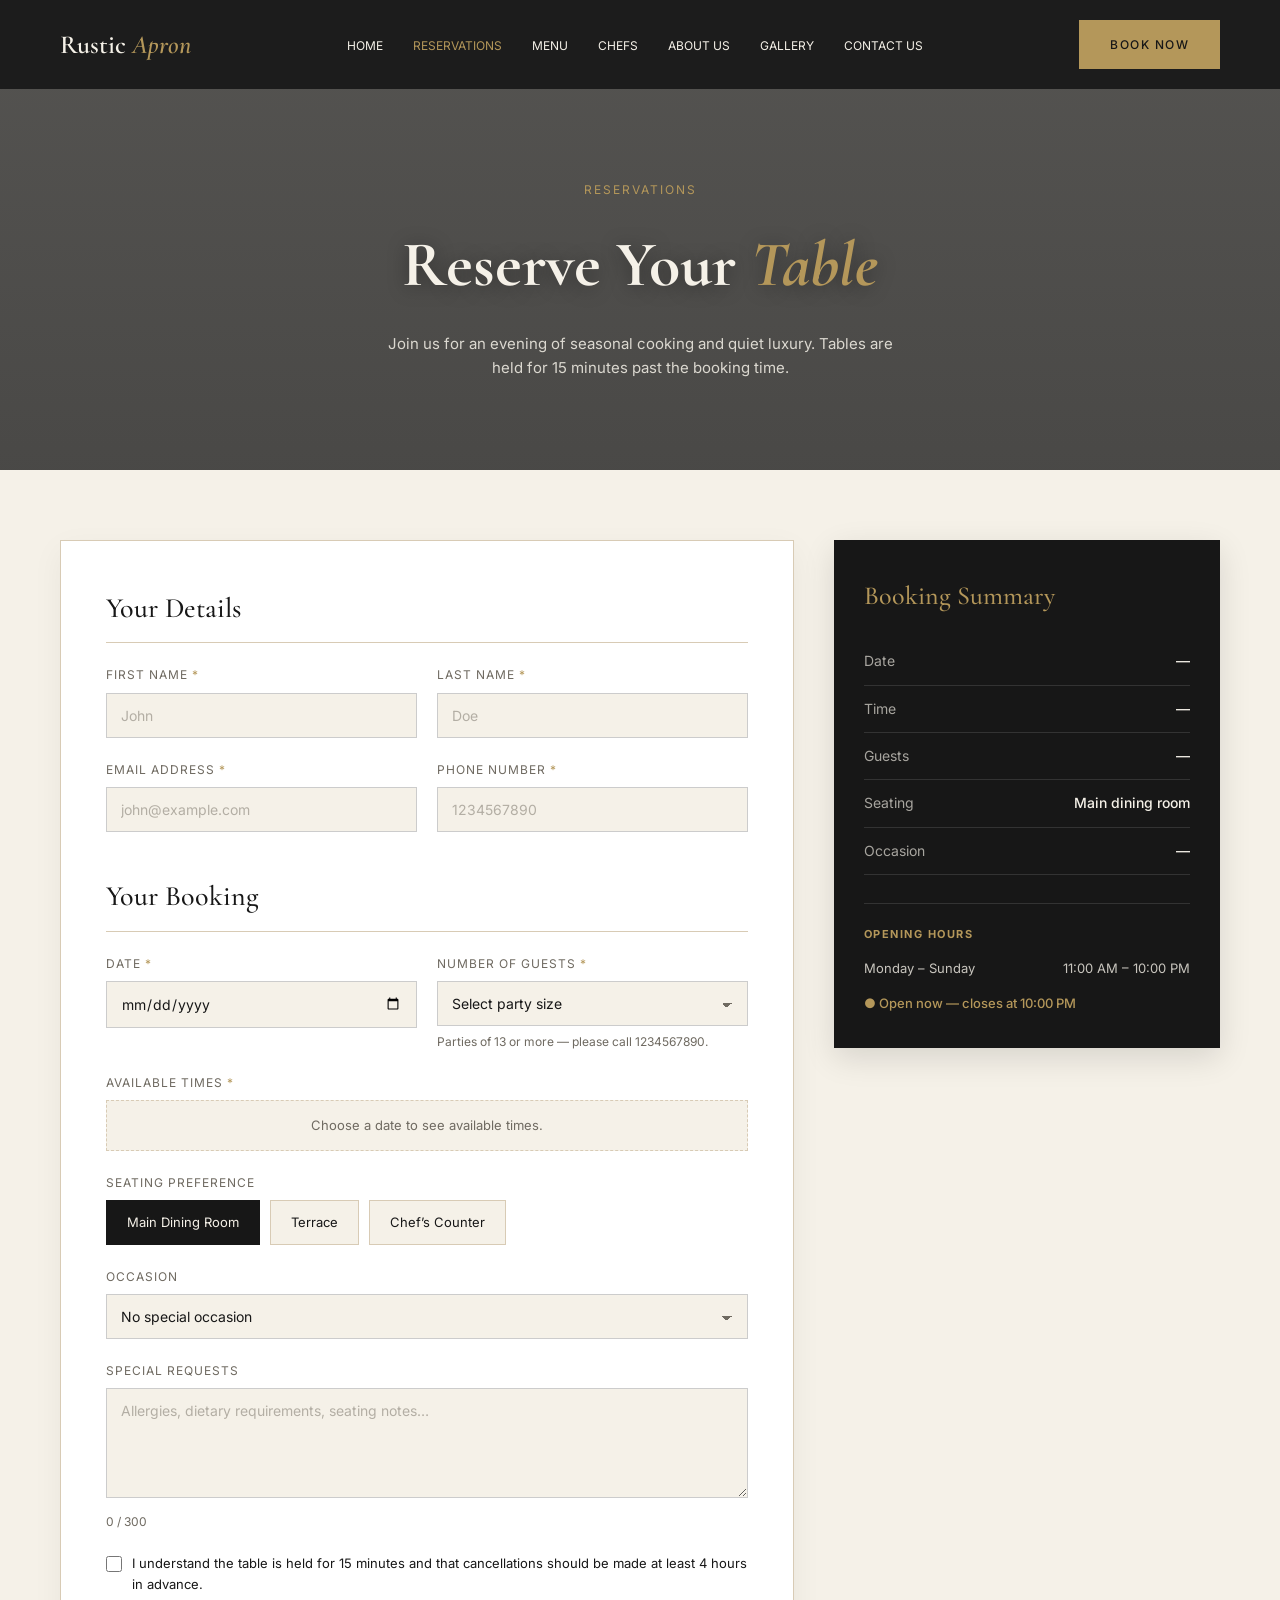
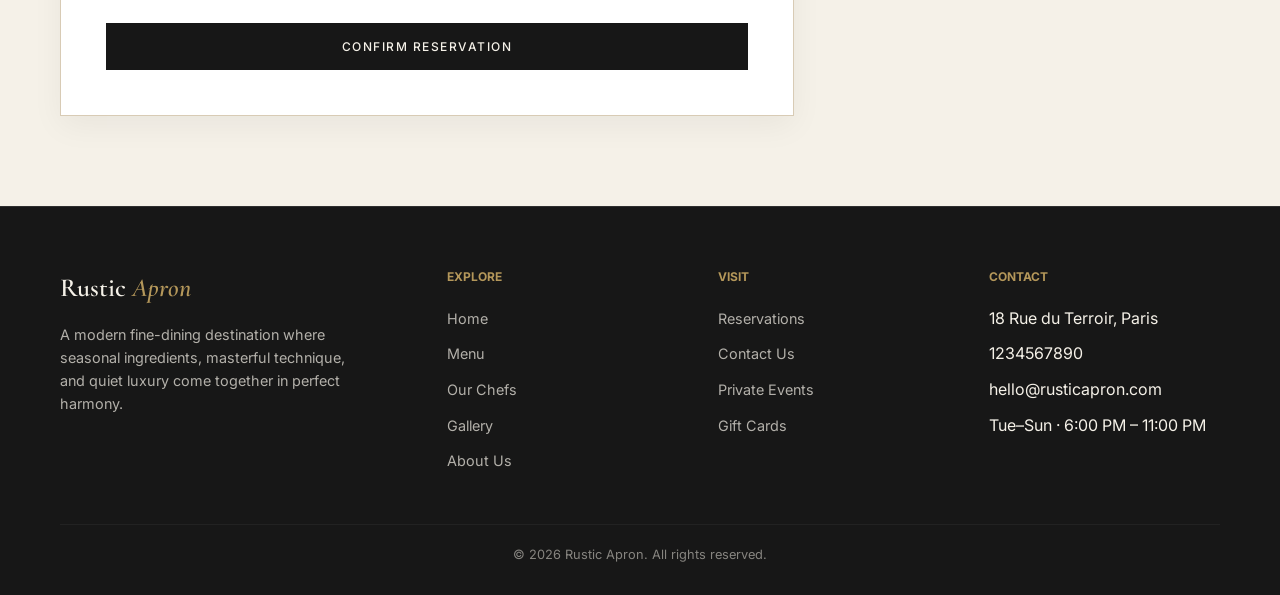
<file: reservations.html>
<!DOCTYPE html>
<html lang="en">
<head>
  <meta charset="UTF-8">
  <meta name="viewport" content="width=device-width, initial-scale=1.0">
  <title>Reservations — Rustic Apron</title>

  <link href="https://fonts.googleapis.com/css2?family=Cormorant+Garamond:ital,wght@0,400;0,500;0,600;1,400&family=Inter:wght@300;400;500;600&display=swap" rel="stylesheet">

  <link rel="stylesheet" href="reservations.css">
</head>

<body>

  <nav id="navbar">
    <div class="container nav-inner">

      <a href="index.html" class="logo">
        Rustic <span>Apron</span>
      </a>

      <ul class="nav-links">
        <li><a href="index.html">Home</a></li>
        <li><a href="reservations.html" class="active">Reservations</a></li>
        <li><a href="menu.html">Menu</a></li>
        <li><a href="chefs.html">Chefs</a></li>
        <li><a href="about.html">About Us</a></li>
        <li><a href="gallery.html">Gallery</a></li>
        <li><a href="contact/contact.html">Contact Us</a></li>
      </ul>

      <a href="#booking" class="btn btn-primary nav-cta-desktop">
        Book Now
      </a>

      <button class="hamburger" id="hamburger" aria-label="Open menu">☰</button>

    </div>
  </nav>

  <div class="mobile-menu" id="mobileMenu">
    <a href="index.html">Home</a>
    <a href="reservations.html">Reservations</a>
    <a href="menu.html">Menu</a>
    <a href="chefs.html">Chefs</a>
    <a href="about.html">About Us</a>
    <a href="gallery.html">Gallery</a>
    <a href="contact/contact.html">Contact Us</a>
  </div>

  <header class="reserve-hero">

    <div class="container">

      <span class="eyebrow">Reservations</span>

      <h1>Reserve Your <em>Table</em></h1>

      <p class="hero-text">
        Join us for an evening of seasonal cooking and quiet luxury.
        Tables are held for 15 minutes past the booking time.
      </p>

    </div>

  </header>

  <main>

    <section class="booking-section" id="booking">

      <div class="container booking-layout">

        <!-- Booking Form -->

        <div class="booking-form-wrap">

          <form id="reservationForm" novalidate>

            <h2 class="form-title">Your Details</h2>

            <div class="form-row">

              <div class="form-group">
                <label for="firstName">First Name <span class="req">*</span></label>
                <input type="text" id="firstName" name="firstName" placeholder="John"
                       autocomplete="given-name" aria-describedby="firstNameError">
                <div class="error-text" id="firstNameError"></div>
              </div>

              <div class="form-group">
                <label for="lastName">Last Name <span class="req">*</span></label>
                <input type="text" id="lastName" name="lastName" placeholder="Doe"
                       autocomplete="family-name" aria-describedby="lastNameError">
                <div class="error-text" id="lastNameError"></div>
              </div>

            </div>

            <div class="form-row">

              <div class="form-group">
                <label for="email">Email Address <span class="req">*</span></label>
                <input type="email" id="email" name="email" placeholder="john@example.com"
                       autocomplete="email" aria-describedby="emailError">
                <div class="error-text" id="emailError"></div>
              </div>

              <div class="form-group">
                <label for="phone">Phone Number <span class="req">*</span></label>
                <input type="tel" id="phone" name="phone" placeholder="1234567890"
                       autocomplete="tel" aria-describedby="phoneError">
                <div class="error-text" id="phoneError"></div>
              </div>

            </div>

            <h2 class="form-title">Your Booking</h2>

            <div class="form-row">

              <div class="form-group">
                <label for="date">Date <span class="req">*</span></label>
                <input type="date" id="date" name="date" aria-describedby="dateError">
                <div class="error-text" id="dateError"></div>
              </div>

              <div class="form-group">
                <label for="guests">Number of Guests <span class="req">*</span></label>
                <select id="guests" name="guests" aria-describedby="guestsError">
                  <option value="">Select party size</option>
                  <option value="1">1 guest</option>
                  <option value="2">2 guests</option>
                  <option value="3">3 guests</option>
                  <option value="4">4 guests</option>
                  <option value="5">5 guests</option>
                  <option value="6">6 guests</option>
                  <option value="7">7 guests</option>
                  <option value="8">8 guests</option>
                  <option value="9">9 guests</option>
                  <option value="10">10 guests</option>
                  <option value="11">11 guests</option>
                  <option value="12">12 guests</option>
                </select>
                <div class="error-text" id="guestsError"></div>
                <p class="field-hint">
                  Parties of 13 or more — please call 1234567890.
                </p>
              </div>

            </div>

            <div class="form-group">

              <label id="timeLabel">Available Times <span class="req">*</span></label>

              <div class="slot-grid" id="slotGrid" role="group" aria-labelledby="timeLabel">
                <p class="slot-placeholder">Choose a date to see available times.</p>
              </div>

              <input type="hidden" id="time" name="time">
              <div class="error-text" id="timeError"></div>

            </div>

            <div class="form-group">

              <label>Seating Preference</label>

              <div class="radio-row">

                <label class="radio-pill">
                  <input type="radio" name="seating" value="Main dining room" checked>
                  <span>Main Dining Room</span>
                </label>

                <label class="radio-pill">
                  <input type="radio" name="seating" value="Terrace">
                  <span>Terrace</span>
                </label>

                <label class="radio-pill">
                  <input type="radio" name="seating" value="Chef&rsquo;s counter">
                  <span>Chef&rsquo;s Counter</span>
                </label>

              </div>

            </div>

            <div class="form-group">
              <label for="occasion">Occasion</label>
              <select id="occasion" name="occasion">
                <option value="">No special occasion</option>
                <option value="Birthday">Birthday</option>
                <option value="Anniversary">Anniversary</option>
                <option value="Business dinner">Business Dinner</option>
                <option value="Celebration">Celebration</option>
              </select>
            </div>

            <div class="form-group">
              <label for="requests">Special Requests</label>
              <textarea id="requests" name="requests" rows="4"
                        placeholder="Allergies, dietary requirements, seating notes…"
                        aria-describedby="requestsError"></textarea>
              <div class="form-meta">
                <div class="error-text" id="requestsError"></div>
                <span class="char-count" id="charCount">0 / 300</span>
              </div>
            </div>

            <div class="form-group checkbox-group">
              <label class="checkbox-label">
                <input type="checkbox" id="terms" name="terms" aria-describedby="termsError">
                <span>
                  I understand the table is held for 15 minutes and that
                  cancellations should be made at least 4 hours in advance.
                </span>
              </label>
              <div class="error-text" id="termsError"></div>
            </div>

            <button type="submit" class="submit-btn">
              Confirm Reservation
            </button>

          </form>

          <!-- Confirmation -->

          <div class="confirmation" id="confirmation" role="status">

            <span class="confirm-mark">&#10003;</span>

            <h2>Table Reserved</h2>

            <p class="confirm-lead" id="confirmLead"></p>

            <div class="confirm-ref">
              Booking Reference
              <strong id="bookingRef"></strong>
            </div>

            <ul class="confirm-list" id="confirmList"></ul>

            <p class="confirm-note">
              A confirmation email is on its way. Need to change something?
              Call us on 1234567890.
            </p>

            <button type="button" class="btn-outline" id="newBooking">
              Make Another Booking
            </button>

          </div>

        </div>

        <!-- Live Summary -->

        <aside class="summary-card" id="summaryCard">

          <h3>Booking Summary</h3>

          <div class="summary-row">
            <span>Date</span>
            <strong id="sumDate">&mdash;</strong>
          </div>

          <div class="summary-row">
            <span>Time</span>
            <strong id="sumTime">&mdash;</strong>
          </div>

          <div class="summary-row">
            <span>Guests</span>
            <strong id="sumGuests">&mdash;</strong>
          </div>

          <div class="summary-row">
            <span>Seating</span>
            <strong id="sumSeating">Main dining room</strong>
          </div>

          <div class="summary-row">
            <span>Occasion</span>
            <strong id="sumOccasion">&mdash;</strong>
          </div>

          <div class="summary-hours">

            <h4>Opening Hours</h4>

            <div class="hours-row">
              <span>Monday &ndash; Sunday</span>
              <span>11:00 AM &ndash; 10:00 PM</span>
            </div>

            <p id="openStatus"></p>

          </div>

        </aside>

      </div>

    </section>

  </main>

  <footer>

    <div class="container">

      <div class="footer-grid">

        <div class="footer-brand">

          <a href="index.html" class="logo">
            Rustic <span>Apron</span>
          </a>

          <p>
            A modern fine-dining destination where seasonal ingredients,
            masterful technique, and quiet luxury come together in perfect
            harmony.
          </p>

        </div>

        <div class="footer-col">

          <h4>Explore</h4>

          <ul>
            <li><a href="index.html">Home</a></li>
            <li><a href="menu.html">Menu</a></li>
            <li><a href="chefs.html">Our Chefs</a></li>
            <li><a href="gallery.html">Gallery</a></li>
            <li><a href="about.html">About Us</a></li>
          </ul>

        </div>

        <div class="footer-col">

          <h4>Visit</h4>

          <ul>
            <li><a href="reservations.html">Reservations</a></li>
            <li><a href="contact/contact.html">Contact Us</a></li>
            <li><a href="#">Private Events</a></li>
            <li><a href="#">Gift Cards</a></li>
          </ul>

        </div>

        <div class="footer-col">

          <h4>Contact</h4>

          <ul>
            <li>18 Rue du Terroir, Paris</li>
            <li>1234567890</li>
            <li>hello@rusticapron.com</li>
            <li>Tue&ndash;Sun &middot; 6:00 PM &ndash; 11:00 PM</li>
          </ul>

        </div>

      </div>

      <div class="footer-bottom">
        &copy; <span id="year"></span> Rustic Apron. All rights reserved.
      </div>

    </div>

  </footer>

  <script src="reservations.js"></script>

</body>
</html>
</file>
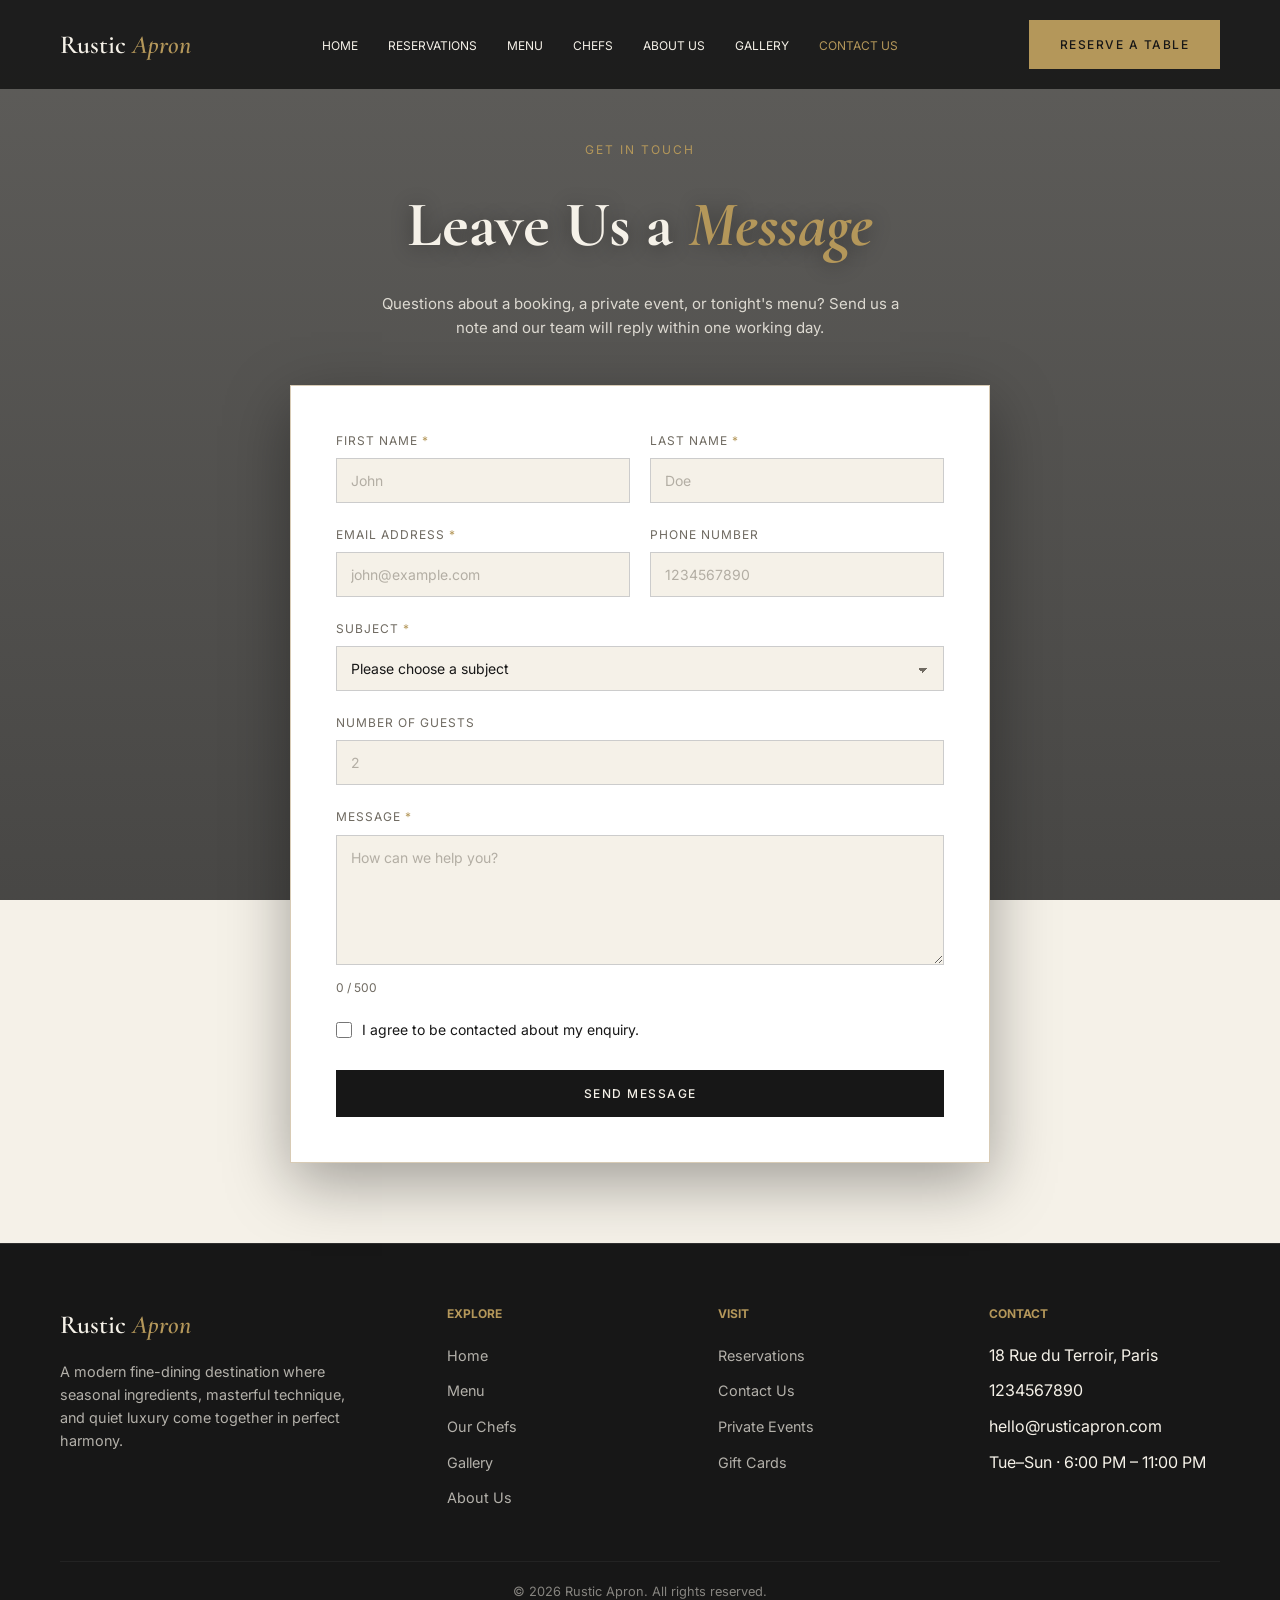
<file: contact/contact.html>
<!DOCTYPE html>
<html lang="en">
<head>
  <meta charset="UTF-8">
  <meta name="viewport" content="width=device-width, initial-scale=1.0">
  <title>Contact Us — Rustic Apron</title>

  <link href="https://fonts.googleapis.com/css2?family=Cormorant+Garamond:ital,wght@0,400;0,500;0,600;1,400&family=Inter:wght@300;400;500;600&display=swap" rel="stylesheet">

  <link rel="stylesheet" href="style.css">
</head>

<body>

  <nav id="navbar">
    <div class="container nav-inner">

      <a href="../index.html" class="logo">
        Rustic <span>Apron</span>
      </a>

      <ul class="nav-links">
        <li><a href="../index.html">Home</a></li>
        <li><a href="../reservations.html">Reservations</a></li>
        <li><a href="../menu.html">Menu</a></li>
        <li><a href="../chefs.html">Chefs</a></li>
        <li><a href="../about.html">About Us</a></li>
        <li><a href="../gallery.html">Gallery</a></li>
        <li><a href="contact.html" class="active">Contact Us</a></li>
      </ul>

      <a href="../reservations.html" class="btn btn-primary nav-cta-desktop">
        Reserve a Table
      </a>

      <button class="hamburger" id="hamburger" aria-label="Open menu">☰</button>

    </div>
  </nav>

  <div class="mobile-menu" id="mobileMenu">
    <a href="../index.html">Home</a>
    <a href="../reservations.html">Reservations</a>
    <a href="../menu.html">Menu</a>
    <a href="../chefs.html">Chefs</a>
    <a href="../about.html">About Us</a>
    <a href="../gallery.html">Gallery</a>
    <a href="contact.html">Contact Us</a>
  </div>

  <main>

    <section class="contact-section">

      <div class="container">

        <span class="eyebrow">Get in Touch</span>

        <h1>Leave Us a <em>Message</em></h1>

        <p class="section-intro">
          Questions about a booking, a private event, or tonight's menu?
          Send us a note and our team will reply within one working day.
        </p>

        <div class="contact-form">

          <div class="success-msg" id="successMsg" role="status">
            Thank you! Your message has been sent successfully.
          </div>

          <form id="contactForm" novalidate>

            <div class="form-row">

              <div class="form-group">
                <label for="firstName">First Name <span class="req">*</span></label>
                <input type="text" id="firstName" name="firstName" placeholder="John"
                       autocomplete="given-name" aria-describedby="firstNameError">
                <div class="error-text" id="firstNameError"></div>
              </div>

              <div class="form-group">
                <label for="lastName">Last Name <span class="req">*</span></label>
                <input type="text" id="lastName" name="lastName" placeholder="Doe"
                       autocomplete="family-name" aria-describedby="lastNameError">
                <div class="error-text" id="lastNameError"></div>
              </div>

            </div>

            <div class="form-row">

              <div class="form-group">
                <label for="email">Email Address <span class="req">*</span></label>
                <input type="email" id="email" name="email" placeholder="john@example.com"
                       autocomplete="email" aria-describedby="emailError">
                <div class="error-text" id="emailError"></div>
              </div>

              <div class="form-group">
                <label for="phone">Phone Number</label>
                <input type="tel" id="phone" name="phone" placeholder="1234567890"
                       autocomplete="tel" aria-describedby="phoneError">
                <div class="error-text" id="phoneError"></div>
              </div>

            </div>

            <div class="form-group">
              <label for="subject">Subject <span class="req">*</span></label>
              <select id="subject" name="subject" aria-describedby="subjectError">
                <option value="">Please choose a subject</option>
                <option value="reservation">Reservation Enquiry</option>
                <option value="private-event">Private Event or Catering</option>
                <option value="feedback">Feedback</option>
                <option value="careers">Careers</option>
                <option value="other">Something Else</option>
              </select>
              <div class="error-text" id="subjectError"></div>
            </div>

            <div class="form-group">
              <label for="guests">Number of Guests</label>
              <input type="number" id="guests" name="guests" min="1" max="30"
                     placeholder="2" aria-describedby="guestsError">
              <div class="error-text" id="guestsError"></div>
            </div>

            <div class="form-group">
              <label for="message">Message <span class="req">*</span></label>
              <textarea id="message" name="message" rows="6"
                        placeholder="How can we help you?" aria-describedby="messageError"></textarea>
              <div class="form-meta">
                <div class="error-text" id="messageError"></div>
                <span class="char-count" id="charCount">0 / 500</span>
              </div>
            </div>

            <div class="form-group checkbox-group">
              <label class="checkbox-label">
                <input type="checkbox" id="consent" name="consent" aria-describedby="consentError">
                <span>I agree to be contacted about my enquiry.</span>
              </label>
              <div class="error-text" id="consentError"></div>
            </div>

            <button type="submit" class="submit-btn">
              Send Message
            </button>

          </form>
        </div>

      </div>

    </section>

  </main>

  <footer>

    <div class="container">

      <div class="footer-grid">

        <div class="footer-brand">

          <a href="../index.html" class="logo">
            Rustic <span>Apron</span>
          </a>

          <p>
            A modern fine-dining destination where seasonal ingredients,
            masterful technique, and quiet luxury come together in perfect
            harmony.
          </p>

        </div>

        <div class="footer-col">

          <h4>Explore</h4>

          <ul>
            <li><a href="../index.html">Home</a></li>
            <li><a href="../menu.html">Menu</a></li>
            <li><a href="../chefs.html">Our Chefs</a></li>
            <li><a href="../gallery.html">Gallery</a></li>
            <li><a href="../about.html">About Us</a></li>
          </ul>

        </div>

        <div class="footer-col">

          <h4>Visit</h4>

          <ul>
            <li><a href="../reservations.html">Reservations</a></li>
            <li><a href="contact.html">Contact Us</a></li>
            <li><a href="#">Private Events</a></li>
            <li><a href="#">Gift Cards</a></li>
          </ul>

        </div>

        <div class="footer-col">

          <h4>Contact</h4>

          <ul>
            <li>18 Rue du Terroir, Paris</li>
            <li>1234567890</li>
            <li>hello@rusticapron.com</li>
            <li>Tue–Sun · 6:00 PM – 11:00 PM</li>
          </ul>

        </div>

      </div>

      <div class="footer-bottom">
        &copy; <span id="year"></span> Rustic Apron. All rights reserved.
      </div>

    </div>

  </footer>

  <script src="script.js"></script>

</body>
</html>
</file>
<file: reservations.css>
/* ===== Rustic Apron — Reservations Page Styles ===== */

:root {
  --ivory: #F5F1E8;
  --dark: #171717;
  --gold: #B4975A;
  --gray: #6F6A61;
  --beige: #D8CBB5;
  --head: 'Cormorant Garamond', serif;
  --body: 'Inter', sans-serif;
  --error: #d9534f;
  --success: #5cb85c;
}

* {
  margin: 0;
  padding: 0;
  box-sizing: border-box;
}

body {
  font-family: var(--body);
  background: var(--ivory);
  color: var(--dark);
  line-height: 1.6;
}

.container {
  max-width: 1200px;
  margin: 0 auto;
  padding: 0 20px;
}


/* ===== Navigation ===== */

nav {
  position: fixed;
  top: 0;
  width: 100%;
  z-index: 100;
  background: rgba(23, 23, 23, 0.9);
  padding: 20px 0;
  transition: 0.3s;
}

nav.scrolled {
  padding: 12px 0;
  background: rgba(23, 23, 23, 0.98);
}

.nav-inner {
  display: flex;
  justify-content: space-between;
  align-items: center;
}

.logo {
  font-family: var(--head);
  font-size: 26px;
  font-weight: 600;
  color: var(--ivory);
  text-decoration: none;
}

.logo span {
  color: var(--gold);
  font-style: italic;
}

.nav-links {
  display: flex;
  gap: 30px;
  list-style: none;
}

.nav-links a {
  color: var(--ivory);
  text-decoration: none;
  font-size: 12px;
  text-transform: uppercase;
  transition: 0.3s;
}

.nav-links a:hover,
.nav-links a.active {
  color: var(--gold);
}

.hamburger {
  display: none;
  font-size: 24px;
  color: var(--ivory);
  background: none;
  border: none;
  cursor: pointer;
}

.btn {
  display: inline-block;
  padding: 14px 30px;
  font-size: 12px;
  font-weight: 500;
  letter-spacing: 1.5px;
  text-transform: uppercase;
  border: 1px solid var(--gold);
  cursor: pointer;
  transition: 0.3s;
  text-decoration: none;
}

.btn-primary {
  background: var(--gold);
  color: var(--dark);
}

.btn-primary:hover {
  background: transparent;
  color: var(--gold);
}

.mobile-menu {
  display: none;
  flex-direction: column;
  gap: 15px;
  position: fixed;
  top: 0;
  right: -100%;
  width: 250px;
  height: 100vh;
  background: var(--dark);
  padding: 60px 30px;
  z-index: 99;
  transition: right 0.3s;
}

.mobile-menu.open {
  right: 0;
}

.mobile-menu a {
  color: var(--ivory);
  text-decoration: none;
  font-size: 16px;
}


/* ===== Hero ===== */

.reserve-hero {
  padding: 180px 0 90px;
  text-align: center;
  background-image:
    linear-gradient(rgba(23, 23, 23, 0.72), rgba(23, 23, 23, 0.82)),
    url('https://images.unsplash.com/photo-1414235077428-338989a2e8c0?q=80&w=1920&auto=format&fit=crop');
  background-size: cover;
  background-position: center;
  background-repeat: no-repeat;
  background-attachment: fixed;
  color: var(--ivory);
}

.eyebrow {
  font-size: 12px;
  letter-spacing: 2px;
  text-transform: uppercase;
  color: var(--gold);
  display: block;
  margin-bottom: 15px;
}

.reserve-hero h1 {
  font-family: var(--head);
  font-size: clamp(2.5rem, 6vw, 4rem);
  margin-bottom: 15px;
  text-shadow: 0 2px 20px rgba(0, 0, 0, 0.4);
}

.reserve-hero h1 em {
  color: var(--gold);
  font-style: italic;
}

.hero-text {
  max-width: 520px;
  margin: 0 auto;
  color: rgba(245, 241, 232, 0.85);
  font-size: 15px;
}


/* ===== Layout ===== */

.booking-section {
  padding: 70px 0 90px;
}

.booking-layout {
  display: grid;
  grid-template-columns: 1.9fr 1fr;
  gap: 40px;
  align-items: start;
}

.booking-form-wrap {
  background: #fff;
  border: 1px solid var(--beige);
  padding: 45px;
  box-shadow: 0 10px 30px rgba(0, 0, 0, 0.05);
}

.form-title {
  font-family: var(--head);
  font-size: 28px;
  font-weight: 500;
  margin-bottom: 22px;
  padding-bottom: 12px;
  border-bottom: 1px solid var(--beige);
}

.form-title + .form-row,
.form-title + .form-group {
  margin-top: 0;
}

form .form-title:not(:first-child) {
  margin-top: 20px;
}


/* ===== Fields ===== */

.form-row {
  display: grid;
  grid-template-columns: 1fr 1fr;
  gap: 20px;
}

.form-group {
  margin-bottom: 22px;
}

.form-group label {
  display: block;
  margin-bottom: 8px;
  font-size: 12px;
  text-transform: uppercase;
  letter-spacing: 1px;
  color: var(--gray);
}

.req {
  color: var(--gold);
}

.form-group input[type="text"],
.form-group input[type="email"],
.form-group input[type="tel"],
.form-group input[type="date"],
.form-group select,
.form-group textarea {
  width: 100%;
  padding: 13px 14px;
  border: 1px solid #ccc;
  background: var(--ivory);
  font-family: var(--body);
  font-size: 14px;
  color: var(--dark);
  transition: border-color 0.25s, box-shadow 0.25s;
}

.form-group textarea {
  resize: vertical;
  min-height: 110px;
}

.form-group select {
  appearance: none;
  background-image:
    linear-gradient(45deg, transparent 50%, var(--gray) 50%),
    linear-gradient(135deg, var(--gray) 50%, transparent 50%);
  background-position:
    calc(100% - 20px) calc(50% + 2px),
    calc(100% - 15px) calc(50% + 2px);
  background-size: 5px 5px, 5px 5px;
  background-repeat: no-repeat;
  cursor: pointer;
}

.form-group input::placeholder,
.form-group textarea::placeholder {
  color: #b3aea4;
}

.form-group input:focus,
.form-group select:focus,
.form-group textarea:focus {
  outline: none;
  border-color: var(--gold);
  box-shadow: 0 0 0 3px rgba(180, 151, 90, 0.15);
}

.field-hint {
  font-size: 12px;
  color: var(--gray);
  margin-top: 6px;
}


/* ===== Validation States ===== */

.form-group input.invalid,
.form-group select.invalid,
.form-group textarea.invalid {
  border-color: var(--error);
  background: #fdf6f6;
}

.form-group input.valid,
.form-group select.valid,
.form-group textarea.valid {
  border-color: var(--success);
}

.error-text {
  color: var(--error);
  font-size: 12px;
  margin-top: 6px;
  display: none;
}

.error-text.show {
  display: block;
}

.form-meta {
  display: flex;
  justify-content: space-between;
  align-items: flex-start;
  gap: 15px;
}

.form-meta .error-text {
  flex: 1;
}

.char-count {
  font-size: 12px;
  color: var(--gray);
  margin-top: 6px;
  white-space: nowrap;
}

.char-count.limit {
  color: var(--error);
}


/* ===== Time Slots ===== */

.slot-grid {
  display: grid;
  grid-template-columns: repeat(auto-fill, minmax(96px, 1fr));
  gap: 10px;
}

.slot-grid.invalid {
  outline: 1px solid var(--error);
  outline-offset: 6px;
}

.slot-placeholder {
  grid-column: 1 / -1;
  font-size: 13px;
  color: var(--gray);
  padding: 14px;
  background: var(--ivory);
  border: 1px dashed var(--beige);
  text-align: center;
}

.slot {
  padding: 11px 8px;
  border: 1px solid var(--beige);
  background: var(--ivory);
  font-family: var(--body);
  font-size: 13px;
  letter-spacing: 0.5px;
  color: var(--dark);
  cursor: pointer;
  transition: 0.2s;
}

.slot:hover:not(:disabled):not(.selected) {
  border-color: var(--gold);
  background: #fff;
}

.slot.selected {
  background: var(--dark);
  border-color: var(--dark);
  color: var(--ivory);
}

.slot:disabled {
  opacity: 0.4;
  cursor: not-allowed;
  text-decoration: line-through;
}


/* ===== Radio Pills ===== */

.radio-row {
  display: flex;
  flex-wrap: wrap;
  gap: 10px;
}

.radio-pill {
  margin-bottom: 0 !important;
  text-transform: none !important;
  letter-spacing: 0 !important;
}

.radio-pill input {
  position: absolute;
  opacity: 0;
  pointer-events: none;
}

.radio-pill span {
  display: inline-block;
  padding: 11px 20px;
  border: 1px solid var(--beige);
  background: var(--ivory);
  font-size: 13px;
  color: var(--dark);
  cursor: pointer;
  transition: 0.2s;
}

.radio-pill span:hover {
  border-color: var(--gold);
}

.radio-pill input:checked + span {
  background: var(--dark);
  border-color: var(--dark);
  color: var(--ivory);
}

.radio-pill input:focus-visible + span {
  box-shadow: 0 0 0 3px rgba(180, 151, 90, 0.35);
}


/* ===== Checkbox ===== */

.checkbox-group {
  margin-bottom: 28px;
}

.checkbox-label {
  display: flex !important;
  align-items: flex-start;
  gap: 10px;
  text-transform: none !important;
  letter-spacing: 0 !important;
  font-size: 13px !important;
  color: var(--dark) !important;
  cursor: pointer;
  margin-bottom: 0 !important;
}

.checkbox-label input[type="checkbox"] {
  width: 16px;
  height: 16px;
  margin-top: 3px;
  flex-shrink: 0;
  accent-color: var(--gold);
  cursor: pointer;
}


/* ===== Submit ===== */

.submit-btn {
  width: 100%;
  padding: 16px;
  background: var(--dark);
  color: var(--ivory);
  border: none;
  font-family: var(--body);
  font-size: 12px;
  font-weight: 500;
  letter-spacing: 1.5px;
  text-transform: uppercase;
  cursor: pointer;
  transition: 0.3s;
}

.submit-btn:hover {
  background: var(--gold);
  color: var(--dark);
}


/* ===== Confirmation ===== */

.confirmation {
  display: none;
  text-align: center;
}

.confirmation.show {
  display: block;
}

.confirm-mark {
  display: inline-flex;
  align-items: center;
  justify-content: center;
  width: 58px;
  height: 58px;
  border-radius: 50%;
  background: var(--gold);
  color: #fff;
  font-size: 26px;
  margin-bottom: 20px;
}

.confirmation h2 {
  font-family: var(--head);
  font-size: 36px;
  font-weight: 500;
  margin-bottom: 10px;
}

.confirm-lead {
  color: var(--gray);
  font-size: 15px;
  margin-bottom: 25px;
}

.confirm-ref {
  display: inline-block;
  padding: 14px 30px;
  background: var(--ivory);
  border: 1px dashed var(--gold);
  font-size: 11px;
  text-transform: uppercase;
  letter-spacing: 1.5px;
  color: var(--gray);
  margin-bottom: 28px;
}

.confirm-ref strong {
  display: block;
  margin-top: 4px;
  font-size: 20px;
  letter-spacing: 2px;
  color: var(--dark);
}

.confirm-list {
  list-style: none;
  text-align: left;
  max-width: 380px;
  margin: 0 auto 25px;
}

.confirm-list li {
  display: flex;
  justify-content: space-between;
  gap: 20px;
  padding: 11px 0;
  border-bottom: 1px solid var(--beige);
  font-size: 14px;
}

.confirm-list li span {
  color: var(--gray);
}

.confirm-note {
  font-size: 13px;
  color: var(--gray);
  margin-bottom: 25px;
}

.btn-outline {
  padding: 13px 30px;
  background: transparent;
  border: 1px solid var(--dark);
  font-family: var(--body);
  font-size: 12px;
  letter-spacing: 1.5px;
  text-transform: uppercase;
  color: var(--dark);
  cursor: pointer;
  transition: 0.3s;
}

.btn-outline:hover {
  background: var(--dark);
  color: var(--ivory);
}


/* ===== Summary Card ===== */

.summary-card {
  position: sticky;
  top: 100px;
  background: var(--dark);
  color: var(--ivory);
  padding: 35px 30px;
  box-shadow: 0 10px 30px rgba(0, 0, 0, 0.12);
}

.summary-card h3 {
  font-family: var(--head);
  font-size: 26px;
  font-weight: 500;
  margin-bottom: 22px;
  color: var(--gold);
}

.summary-row {
  display: flex;
  justify-content: space-between;
  gap: 15px;
  padding: 12px 0;
  border-bottom: 1px solid rgba(255, 255, 255, 0.12);
  font-size: 14px;
}

.summary-row span {
  opacity: 0.65;
}

.summary-row strong {
  font-weight: 500;
  text-align: right;
}

.summary-hours {
  margin-top: 28px;
  padding-top: 22px;
  border-top: 1px solid rgba(255, 255, 255, 0.12);
}

.summary-hours h4 {
  font-size: 11px;
  text-transform: uppercase;
  letter-spacing: 1.5px;
  color: var(--gold);
  margin-bottom: 14px;
}

.hours-row {
  display: flex;
  justify-content: space-between;
  gap: 15px;
  font-size: 13px;
  opacity: 0.8;
}

#openStatus {
  margin-top: 14px;
  font-size: 13px;
  font-weight: 500;
  color: var(--gold);
}


/* ===== Footer ===== */

footer {
  background: var(--dark);
  color: var(--ivory);
  padding: 60px 0 30px;
  border-top: 1px solid rgba(255, 255, 255, 0.1);
}

.footer-grid {
  display: grid;
  grid-template-columns: 1.5fr 1fr 1fr 1fr;
  gap: 40px;
  margin-bottom: 40px;
}

.footer-brand p {
  margin: 15px 0;
  opacity: 0.7;
  font-size: 0.9rem;
  max-width: 300px;
}

.footer-col h4 {
  font-size: 12px;
  text-transform: uppercase;
  color: var(--gold);
  margin-bottom: 20px;
}

.footer-col ul {
  list-style: none;
}

.footer-col ul li {
  margin-bottom: 10px;
}

.footer-col ul li a {
  color: var(--ivory);
  opacity: 0.7;
  text-decoration: none;
  font-size: 0.9rem;
}

.footer-col ul li a:hover {
  opacity: 1;
  color: var(--gold);
}

.footer-bottom {
  border-top: 1px solid rgba(255, 255, 255, 0.1);
  padding-top: 20px;
  text-align: center;
  font-size: 0.8rem;
  opacity: 0.5;
}


/* ===== Responsive ===== */

@media (max-width: 980px) {

  .booking-layout {
    grid-template-columns: 1fr;
  }

  .summary-card {
    position: static;
    order: -1;
  }

}

@media (max-width: 768px) {

  .nav-links,
  .nav-cta-desktop {
    display: none;
  }

  .hamburger {
    display: block;
  }

  .mobile-menu {
    display: flex;
  }

  .reserve-hero {
    background-attachment: scroll;
  }

  .booking-form-wrap {
    padding: 25px;
  }

  .form-row {
    grid-template-columns: 1fr;
    gap: 0;
  }

  .footer-grid {
    grid-template-columns: 1fr;
    gap: 30px;
  }

}
</file>
<file: contact/style.css>
/* ===== Rustic Apron — Contact Page Styles ===== */

:root {
  --ivory: #F5F1E8;
  --dark: #171717;
  --gold: #B4975A;
  --gray: #6F6A61;
  --beige: #D8CBB5;
  --head: 'Cormorant Garamond', serif;
  --body: 'Inter', sans-serif;
  --error: #d9534f;
  --success: #5cb85c;
}

* {
  margin: 0;
  padding: 0;
  box-sizing: border-box;
}

body {
  font-family: var(--body);
  background: var(--ivory);
  color: var(--dark);
  line-height: 1.6;
}

.container {
  max-width: 1200px;
  margin: 0 auto;
  padding: 0 20px;
}


/* ===== Navigation ===== */

nav {
  position: fixed;
  top: 0;
  width: 100%;
  z-index: 100;
  background: rgba(23, 23, 23, 0.9);
  padding: 20px 0;
  transition: 0.3s;
}

nav.scrolled {
  padding: 12px 0;
  background: rgba(23, 23, 23, 0.98);
}

.nav-inner {
  display: flex;
  justify-content: space-between;
  align-items: center;
}

.logo {
  font-family: var(--head);
  font-size: 26px;
  font-weight: 600;
  color: var(--ivory);
  text-decoration: none;
}

.logo span {
  color: var(--gold);
  font-style: italic;
}

.nav-links {
  display: flex;
  gap: 30px;
  list-style: none;
}

.nav-links a {
  color: var(--ivory);
  text-decoration: none;
  font-size: 12px;
  text-transform: uppercase;
  transition: 0.3s;
}

.nav-links a:hover,
.nav-links a.active {
  color: var(--gold);
}

.hamburger {
  display: none;
  font-size: 24px;
  color: var(--ivory);
  background: none;
  border: none;
  cursor: pointer;
}

.btn {
  display: inline-block;
  padding: 14px 30px;
  font-size: 12px;
  font-weight: 500;
  letter-spacing: 1.5px;
  text-transform: uppercase;
  border: 1px solid var(--gold);
  cursor: pointer;
  transition: 0.3s;
  text-decoration: none;
}

.btn-primary {
  background: var(--gold);
  color: var(--dark);
}

.btn-primary:hover {
  background: transparent;
  color: var(--gold);
}

.mobile-menu {
  display: none;
  flex-direction: column;
  gap: 15px;
  position: fixed;
  top: 0;
  right: -100%;
  width: 250px;
  height: 100vh;
  background: var(--dark);
  padding: 60px 30px;
  z-index: 99;
  transition: right 0.3s;
}

.mobile-menu.open {
  right: 0;
}

.mobile-menu a {
  color: var(--ivory);
  text-decoration: none;
  font-size: 16px;
}


/* ===== Contact Section ===== */

.contact-section {
  padding: 140px 0 80px;
  text-align: center;
  position: relative;
  background-image:
    linear-gradient(rgba(23, 23, 23, 0.68), rgba(23, 23, 23, 0.78)),
    url('https://images.unsplash.com/photo-1521017432531-fbd92d768814?q=80&w=1920&auto=format&fit=crop');
  background-size: cover;
  background-position: center;
  background-repeat: no-repeat;
  background-attachment: fixed;
  color: var(--ivory);
}

.eyebrow {
  font-size: 12px;
  letter-spacing: 2px;
  text-transform: uppercase;
  color: var(--gold);
  display: block;
  margin-bottom: 15px;
}

.contact-section h1 {
  font-family: var(--head);
  font-size: clamp(2.5rem, 6vw, 4rem);
  margin-bottom: 15px;
  color: var(--ivory);
  text-shadow: 0 2px 20px rgba(0, 0, 0, 0.4);
}

.contact-section h1 em {
  color: var(--gold);
  font-style: italic;
}

.section-intro {
  max-width: 520px;
  margin: 0 auto 45px;
  color: rgba(245, 241, 232, 0.85);
  font-size: 15px;
}


/* ===== Form ===== */

.contact-form {
  max-width: 700px;
  margin: 0 auto;
  text-align: left;
  background: #fff;
  padding: 45px;
  border: 1px solid var(--beige);
  box-shadow: 0 20px 60px rgba(0, 0, 0, 0.35);
  color: var(--dark);
}

.form-row {
  display: grid;
  grid-template-columns: 1fr 1fr;
  gap: 20px;
}

.form-group {
  margin-bottom: 22px;
}

.form-group label {
  display: block;
  margin-bottom: 8px;
  font-size: 12px;
  text-transform: uppercase;
  letter-spacing: 1px;
  color: var(--gray);
}

.req {
  color: var(--gold);
}

.form-group input,
.form-group select,
.form-group textarea {
  width: 100%;
  padding: 13px 14px;
  border: 1px solid #ccc;
  background: var(--ivory);
  font-family: var(--body);
  font-size: 14px;
  color: var(--dark);
  transition: border-color 0.25s, box-shadow 0.25s;
}

.form-group textarea {
  resize: vertical;
  min-height: 130px;
}

.form-group select {
  appearance: none;
  background-image:
    linear-gradient(45deg, transparent 50%, var(--gray) 50%),
    linear-gradient(135deg, var(--gray) 50%, transparent 50%);
  background-position:
    calc(100% - 20px) calc(50% + 2px),
    calc(100% - 15px) calc(50% + 2px);
  background-size: 5px 5px, 5px 5px;
  background-repeat: no-repeat;
  cursor: pointer;
}

.form-group input::placeholder,
.form-group textarea::placeholder {
  color: #b3aea4;
}

.form-group input:focus,
.form-group select:focus,
.form-group textarea:focus {
  outline: none;
  border-color: var(--gold);
  box-shadow: 0 0 0 3px rgba(180, 151, 90, 0.15);
}


/* ===== Validation States ===== */

.form-group input.invalid,
.form-group select.invalid,
.form-group textarea.invalid {
  border-color: var(--error);
  background: #fdf6f6;
}

.form-group input.invalid:focus,
.form-group select.invalid:focus,
.form-group textarea.invalid:focus {
  box-shadow: 0 0 0 3px rgba(217, 83, 79, 0.15);
}

.form-group input.valid,
.form-group select.valid,
.form-group textarea.valid {
  border-color: var(--success);
}

.error-text {
  color: var(--error);
  font-size: 12px;
  margin-top: 6px;
  display: none;
}

.error-text.show {
  display: block;
}

.form-meta {
  display: flex;
  justify-content: space-between;
  align-items: flex-start;
  gap: 15px;
}

.form-meta .error-text {
  flex: 1;
}

.char-count {
  font-size: 12px;
  color: var(--gray);
  margin-top: 6px;
  white-space: nowrap;
}

.char-count.limit {
  color: var(--error);
}


/* ===== Checkbox ===== */

.checkbox-group {
  margin-bottom: 28px;
}

.checkbox-label {
  display: flex !important;
  align-items: flex-start;
  gap: 10px;
  text-transform: none !important;
  letter-spacing: 0 !important;
  font-size: 14px !important;
  color: var(--dark) !important;
  cursor: pointer;
  margin-bottom: 0 !important;
}

.checkbox-label input[type="checkbox"] {
  width: 16px;
  height: 16px;
  margin-top: 3px;
  flex-shrink: 0;
  accent-color: var(--gold);
  cursor: pointer;
}


/* ===== Submit + Messages ===== */

.submit-btn {
  width: 100%;
  padding: 16px;
  background: var(--dark);
  color: var(--ivory);
  border: none;
  font-family: var(--body);
  font-size: 12px;
  font-weight: 500;
  letter-spacing: 1.5px;
  text-transform: uppercase;
  cursor: pointer;
  transition: 0.3s;
}

.submit-btn:hover {
  background: var(--gold);
  color: var(--dark);
}

.submit-btn:disabled {
  opacity: 0.6;
  cursor: not-allowed;
}

.success-msg {
  background: #eaf6ea;
  color: #2d5a2d;
  padding: 15px;
  margin-bottom: 25px;
  border: 1px solid var(--success);
  font-size: 14px;
  display: none;
}

.success-msg.show {
  display: block;
}


/* ===== Footer ===== */

footer {
  background: var(--dark);
  color: var(--ivory);
  padding: 60px 0 30px;
  border-top: 1px solid rgba(255, 255, 255, 0.1);
}

.footer-grid {
  display: grid;
  grid-template-columns: 1.5fr 1fr 1fr 1fr;
  gap: 40px;
  margin-bottom: 40px;
}

.footer-brand p {
  margin: 15px 0;
  opacity: 0.7;
  font-size: 0.9rem;
  max-width: 300px;
}

.footer-col h4 {
  font-size: 12px;
  text-transform: uppercase;
  color: var(--gold);
  margin-bottom: 20px;
}

.footer-col ul {
  list-style: none;
}

.footer-col ul li {
  margin-bottom: 10px;
}

.footer-col ul li a {
  color: var(--ivory);
  opacity: 0.7;
  text-decoration: none;
  font-size: 0.9rem;
}

.footer-col ul li a:hover {
  opacity: 1;
  color: var(--gold);
}

.footer-bottom {
  border-top: 1px solid rgba(255, 255, 255, 0.1);
  padding-top: 20px;
  text-align: center;
  font-size: 0.8rem;
  opacity: 0.5;
}


/* ===== Responsive ===== */

@media (max-width: 768px) {

  .nav-links,
  .nav-cta-desktop {
    display: none;
  }

  .hamburger {
    display: block;
  }

  .mobile-menu {
    display: flex;
  }

  .contact-section {
    background-attachment: scroll;
  }

  .contact-form {
    padding: 25px;
  }

  .form-row {
    grid-template-columns: 1fr;
    gap: 0;
  }

  .footer-grid {
    grid-template-columns: 1fr;
    gap: 30px;
  }

}
</file>
